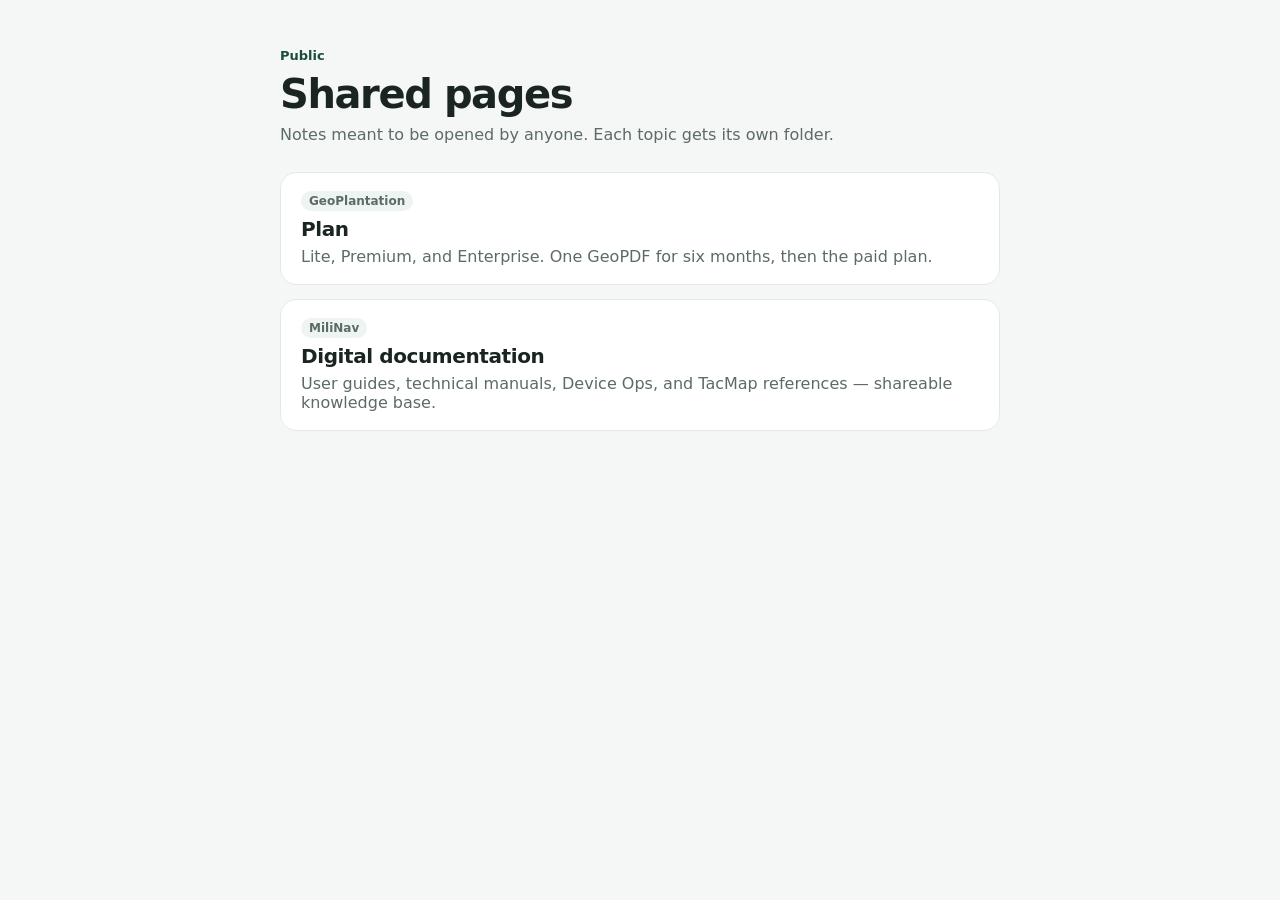
<file: index.html>
<!DOCTYPE html>
<html lang="en">
<head>
  <meta charset="utf-8">
  <meta name="viewport" content="width=device-width, initial-scale=1">
  <title>Public shares</title>
  <meta name="description" content="Public pages for sharing. GeoPlantation plan proposal and later notes live here.">
  <style>
    :root {
      --bg: #f5f7f6;
      --ink: #1a2420;
      --muted: #5c6b64;
      --line: #e3eae6;
      --paper: #ffffff;
      --green: #1f5c45;
      --green-dark: #1a4d3a;
      --green-soft: #eef4f1;
    }
    * { box-sizing: border-box; }
    body {
      margin: 0;
      background: var(--bg);
      color: var(--ink);
      font-family: ui-sans-serif, system-ui, -apple-system, "Segoe UI", sans-serif;
    }
    .wrap { width: min(720px, calc(100% - 32px)); margin: 0 auto; padding: 48px 0 72px; }
    .eyebrow {
      margin: 0 0 8px;
      color: var(--green-dark);
      font-size: 13px;
      font-weight: 700;
    }
    h1 {
      margin: 0 0 8px;
      font-size: clamp(32px, 5vw, 40px);
      font-weight: 720;
      letter-spacing: -0.035em;
    }
    .lede { margin: 0 0 28px; color: var(--muted); }
    a.card {
      display: grid;
      gap: 6px;
      padding: 18px 20px;
      border: 1px solid var(--line);
      border-radius: 16px;
      background: var(--paper);
      color: inherit;
      text-decoration: none;
    }
    a.card:hover { border-color: #b7e4cd; }
    a.card strong { font-size: 1.25rem; letter-spacing: -0.02em; }
    a.card span { color: var(--muted); }
    .tag {
      justify-self: start;
      padding: 3px 8px;
      border-radius: 999px;
      background: var(--green-soft);
      color: var(--green-dark);
      font-size: 12px;
      font-weight: 700;
    }
  </style>
</head>
<body>
  <div class="wrap">
    <p class="eyebrow">Public</p>
    <h1>Shared pages</h1>
    <p class="lede">Notes meant to be opened by anyone. Each topic gets its own folder.</p>
    <a class="card" href="geoplantation/plan/index.html">
      <span class="tag">GeoPlantation</span>
      <strong>Plan</strong>
      <span>Lite, Premium, and Enterprise. One GeoPDF for six months, then the paid plan.</span>
    </a>
    <a class="card" href="milinav/" style="margin-top:14px">
      <span class="tag">MiliNav</span>
      <strong>Digital documentation</strong>
      <span>User guides, technical manuals, Device Ops, and TacMap references — shareable knowledge base.</span>
    </a>
  </div>
</body>
</html>
</file>
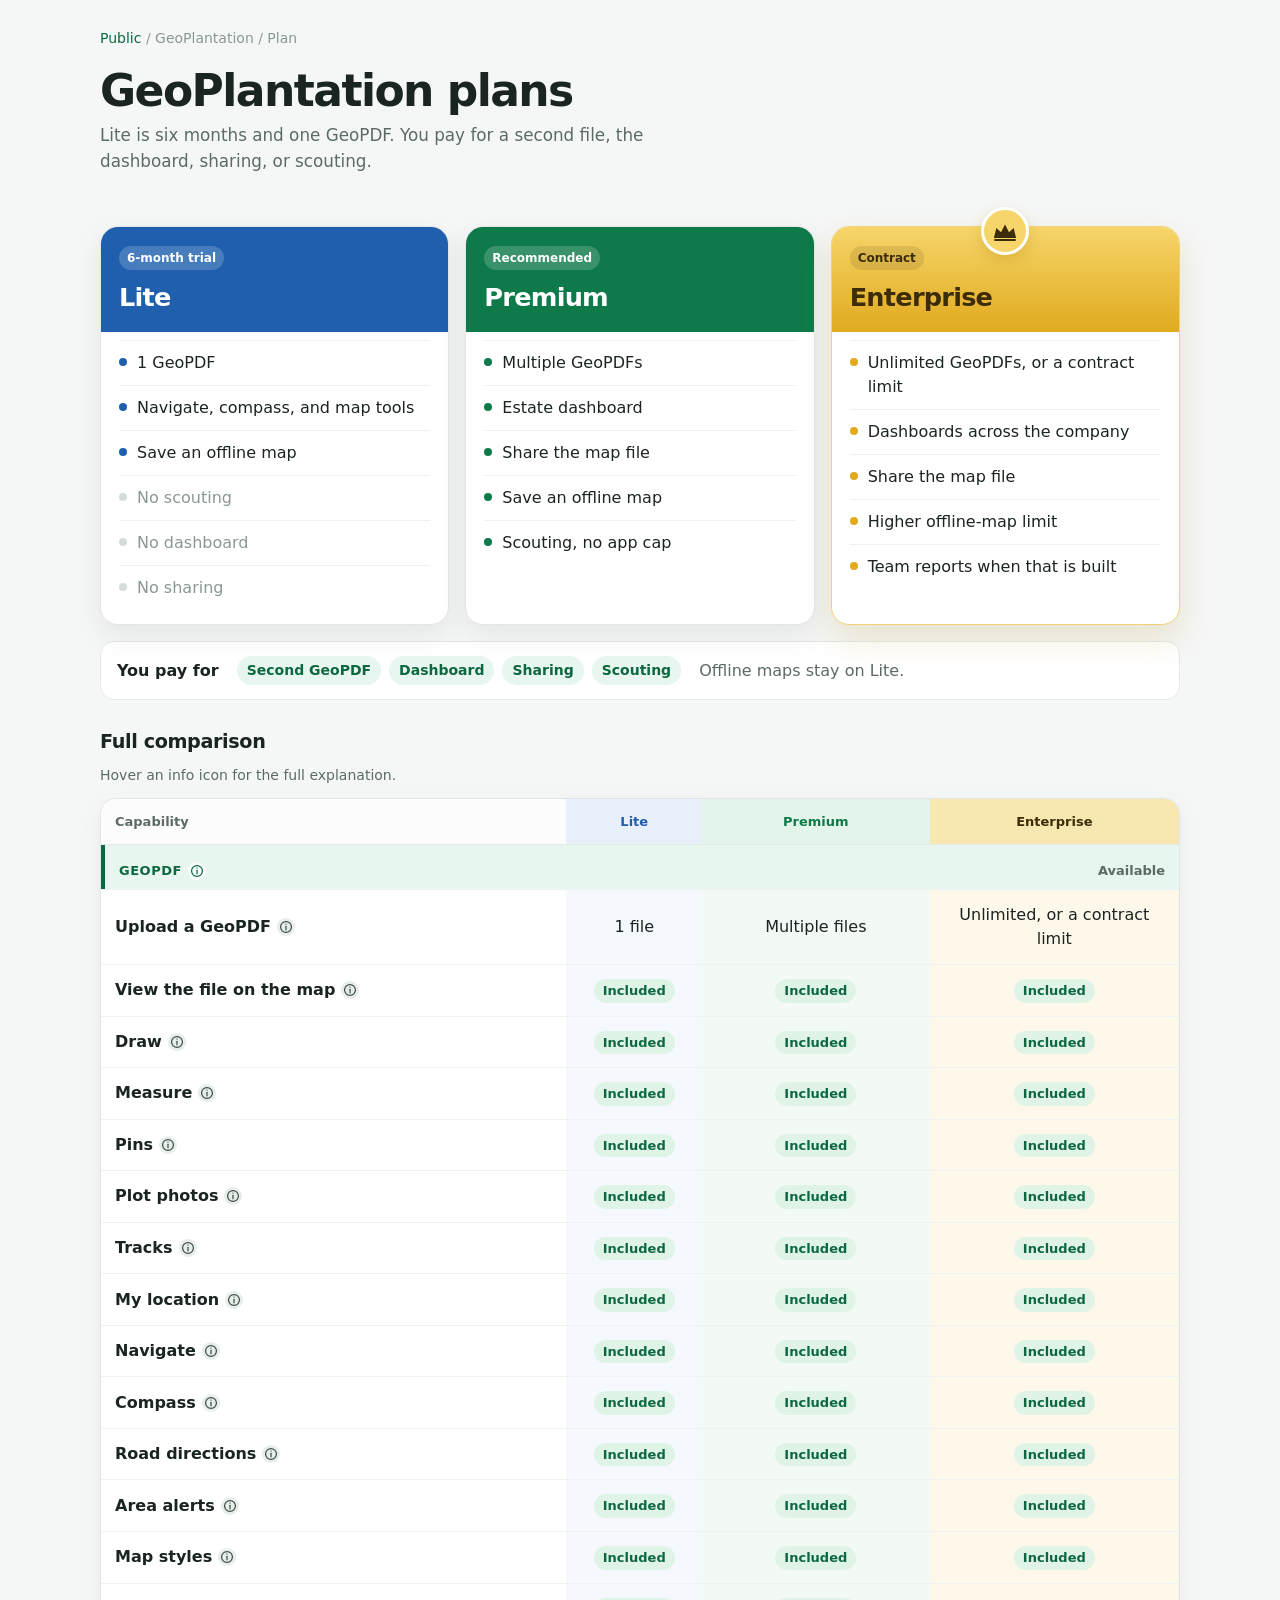
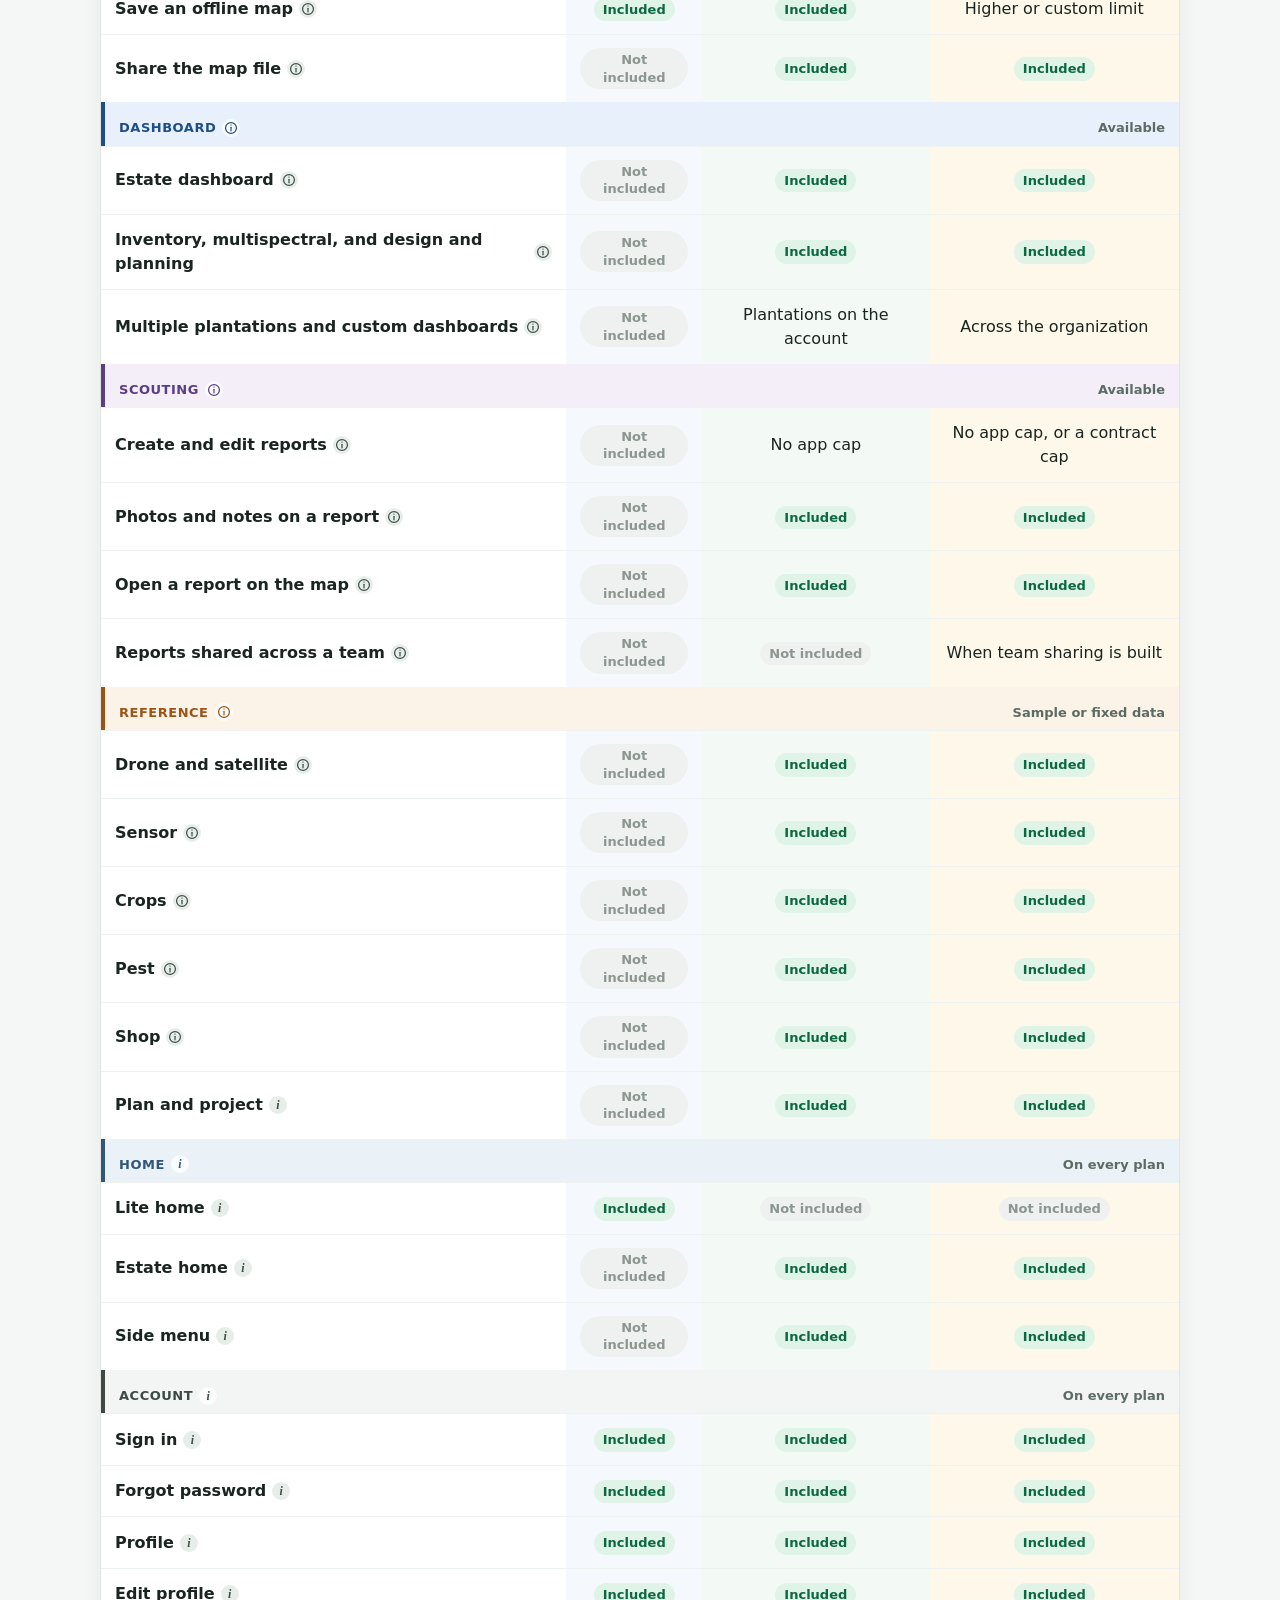
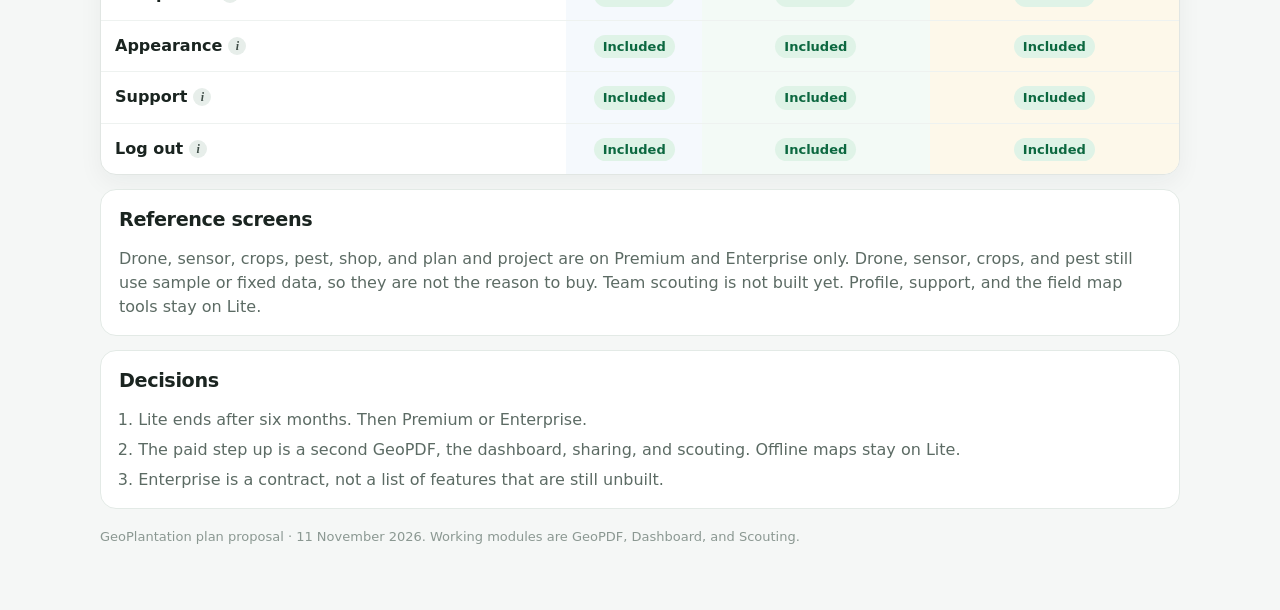
<file: geoplantation/plan/index.html>
<!DOCTYPE html>
<html lang="en">
<head>
  <meta charset="utf-8">
  <meta name="viewport" content="width=device-width, initial-scale=1">
  <title>GeoPlantation plans — Lite, Premium, and Enterprise</title>
  <meta name="description" content="GeoPlantation plan proposal. Lite is a six-month trial on one GeoPDF. Premium is the individual plan. Enterprise is the company contract.">
  <style>
    :root {
      --bg: #f5f7f6;
      --ink: #1a2420;
      --muted: #5c6b64;
      --faint: #8b9892;
      --line: #e3eae6;
      --paper: #ffffff;
      --green: #0e7a49;
      --green-dark: #0c6840;
      --green-soft: #e7f6ee;
      --blue: #1d4e89;
      --purple: #5a3d82;
      --orange: #9a5416;
      --lite: #1f5fae;
      --premium: #0e7a49;
      --enterprise: #e0aa1e;
      --enterprise-ink: #3d2c08;
    }
    * { box-sizing: border-box; }
    body {
      margin: 0;
      background: var(--bg);
      color: var(--ink);
      font-family: ui-sans-serif, system-ui, -apple-system, "Segoe UI", sans-serif;
      font-size: 16px;
      line-height: 1.5;
    }
    a { color: inherit; }
    .wrap { width: min(1080px, calc(100% - 32px)); margin: 0 auto; }
    .top { padding: 28px 0 8px; }
    .crumb { margin: 0 0 18px; color: var(--faint); font-size: 14px; }
    .crumb a { color: var(--green-dark); text-decoration: none; }
    .crumb a:hover { text-decoration: underline; }
    h1 {
      margin: 0 0 8px;
      font-size: clamp(32px, 5vw, 44px);
      font-weight: 720;
      letter-spacing: -0.035em;
      line-height: 1.1;
    }
    .lede { margin: 0; max-width: 40rem; color: var(--muted); font-size: 1.05rem; }
    main { padding: 22px 0 64px; }
    .plans { display: grid; grid-template-columns: repeat(3, 1fr); gap: 16px; margin-bottom: 16px; padding-top: 22px; align-items: stretch; }
    .plan {
      position: relative;
      display: flex;
      flex-direction: column;
      overflow: hidden;
      padding: 0;
      border: 1px solid #e3e6e4;
      border-radius: 18px;
      background: var(--paper);
      box-shadow: 0 10px 28px rgba(24, 36, 32, 0.08);
    }
    .plan-head { padding: 18px 18px 16px; color: #fff; }
    .plan.lite .plan-head { background: var(--lite); }
    .plan.premium .plan-head { background: var(--premium); }
    .plan.enterprise {
      overflow: visible;
      border-color: #efd27a;
      box-shadow: 0 14px 32px rgba(176, 132, 18, 0.18);
    }
    .plan.enterprise .plan-head {
      border-radius: 17px 17px 0 0;
      background: linear-gradient(180deg, #f6d56a, var(--enterprise));
      color: var(--enterprise-ink);
    }
    .crown {
      position: absolute;
      top: -20px;
      left: 50%;
      transform: translateX(-50%);
      width: 48px;
      height: 48px;
      display: grid;
      place-items: center;
      border: 3px solid #fff;
      border-radius: 50%;
      background: #f6d56a;
      color: var(--enterprise-ink);
      box-shadow: 0 6px 14px rgba(176, 132, 18, 0.28);
    }
    .crown svg { width: 28px; height: 20px; display: block; }
    .badge {
      display: inline-block;
      margin: 0 0 8px;
      padding: 3px 8px;
      border-radius: 999px;
      background: rgba(255, 255, 255, 0.18);
      color: #fff;
      font-size: 12px;
      font-weight: 700;
    }
    .plan.enterprise .badge { background: rgba(61, 44, 8, 0.12); color: var(--enterprise-ink); }
    .plan h2 { margin: 0; color: #fff; font-size: 1.6rem; font-weight: 750; letter-spacing: -0.03em; }
    .plan.enterprise h2 { color: var(--enterprise-ink); }
    .plan ul { margin: 0; padding: 8px 18px 14px; list-style: none; }
    .plan li {
      display: flex;
      gap: 10px;
      align-items: flex-start;
      margin: 0;
      padding: 10px 0;
      border-top: 1px solid #eef2f0;
      color: var(--ink);
    }
    .plan li::before {
      content: "";
      width: 8px;
      height: 8px;
      margin-top: 7px;
      border-radius: 50%;
      flex: none;
    }
    .plan.lite li::before { background: var(--lite); }
    .plan.premium li::before { background: var(--premium); }
    .plan.enterprise li::before { background: var(--enterprise); }
    .plan li span { color: var(--faint); }
    .plan li.off::before { background: #d5ddd9; }
    .pay {
      display: flex;
      flex-wrap: wrap;
      gap: 8px 18px;
      align-items: center;
      margin-bottom: 28px;
      padding: 14px 16px;
      border-radius: 14px;
      background: var(--paper);
      border: 1px solid var(--line);
      color: var(--muted);
    }
    .pay strong { color: var(--ink); font-weight: 680; }
    .chips { display: flex; flex-wrap: wrap; gap: 8px; }
    .chip {
      padding: 4px 10px;
      border-radius: 999px;
      background: var(--green-soft);
      color: var(--green-dark);
      font-size: 14px;
      font-weight: 680;
    }
    h3 { margin: 0 0 12px; font-size: 1.2rem; letter-spacing: -0.02em; }
    .table-scroll {
      overflow-x: auto;
      border: 1px solid #e1e6e3;
      border-radius: 16px;
      background: var(--paper);
      box-shadow: 0 8px 24px rgba(24, 36, 32, 0.05);
    }
    table { width: 100%; min-width: 760px; border-collapse: separate; border-spacing: 0; }
    th, td { padding: 13px 14px; text-align: center; vertical-align: middle; }
    thead th {
      position: sticky;
      top: 0;
      font-size: 13px;
      font-weight: 750;
      color: var(--muted);
      background: #fbfcfb;
      border-bottom: 1px solid var(--line);
    }
    thead th:first-child, td.feature, .module .name { text-align: left; }
    thead .col-lite { color: var(--lite); background: #e7f0fb; }
    thead .col-premium { color: var(--premium); background: #e3f5eb; }
    thead .col-enterprise { color: var(--enterprise-ink); background: #f8e7b0; }
    tbody tr + tr td { border-top: 1px solid #eef2f0; }
    tbody tr:not(.module) td:nth-child(2) { background: #f5f9fd; }
    tbody tr:not(.module) td:nth-child(3) { background: #f3faf6; }
    tbody tr:not(.module) td:nth-child(4) { background: #fdf8ea; }
    .module td {
      padding-top: 16px;
      padding-bottom: 8px;
      border-top: 0;
      font-size: 13px;
      font-weight: 750;
      letter-spacing: 0.04em;
      text-transform: uppercase;
      text-align: left;
    }
    .module .name { border-left: 4px solid currentColor; }
    .module .status { text-align: right; text-transform: none; letter-spacing: 0; color: var(--muted); font-weight: 650; }
    .geopdf { color: var(--green-dark); background: #e7f6ee; }
    .dashboard { color: var(--blue); background: #e8f1fb; }
    .scouting { color: var(--purple); background: #f3eef8; }
    .reference { color: var(--orange); background: #fbf3e8; }
    .home { color: #31567a; background: #eaf2f8; }
    .account { color: #3c4a44; background: #f2f5f3; }
    .info:not(:has(svg))::before {
      content: "i";
      font-family: Georgia, "Iowan Old Style", serif;
      font-size: 12px;
      font-weight: 700;
      font-style: italic;
      line-height: 1;
    }
    td.feature { font-weight: 680; }
    .yes, .no {
      display: inline-block;
      padding: 3px 9px;
      border-radius: 999px;
      font-size: 13px;
      font-weight: 700;
      line-height: 1.35;
    }
    .yes { background: #dff3e7; color: #0c6840; }
    .no { background: #eef1f0; color: #8b9690; }
    .feat { display: inline-flex; align-items: center; gap: 6px; }
    .info {
      width: 18px;
      height: 18px;
      padding: 0;
      border: 0;
      border-radius: 50%;
      background: #e7eeea;
      color: #3e4c46;
      display: inline-grid;
      place-items: center;
      flex: none;
      cursor: help;
    }
    .info svg { width: 14px; height: 14px; display: block; }
    .info:hover, .info:focus-visible { background: #d7e3dd; color: var(--ink); outline: none; }
    .module .info { background: rgba(255, 255, 255, 0.72); color: inherit; }
    .hint { margin: -4px 0 12px; color: var(--muted); font-size: 14px; }
    #feature-tip {
      position: fixed;
      z-index: 30;
      width: min(340px, calc(100vw - 24px));
      margin: 0;
      padding: 12px 14px;
      border-radius: 12px;
      background: #1c2420;
      color: #f4f7f5;
      font-size: 14px;
      font-weight: 450;
      line-height: 1.45;
      box-shadow: 0 12px 32px rgba(20, 28, 24, 0.24);
    }
    #feature-tip[hidden] { display: none; }
    .note, .decisions {
      margin-top: 14px;
      padding: 16px 18px;
      border-radius: 16px;
      background: var(--paper);
      border: 1px solid var(--line);
    }
    .note p, .decisions li { margin: 0; color: var(--muted); }
    .decisions ol { margin: 8px 0 0; padding-left: 1.2rem; }
    .decisions li + li { margin-top: 6px; }
    footer { padding: 18px 0 0; color: var(--faint); font-size: 13px; }
    @media (max-width: 800px) {
      .plans { grid-template-columns: 1fr; }
    }
  </style>
</head>
<body>
  <header class="top">
    <div class="wrap">
      <p class="crumb"><a href="../../index.html">Public</a> / GeoPlantation / Plan</p>
      <h1>GeoPlantation plans</h1>
      <p class="lede">Lite is six months and one GeoPDF. You pay for a second file, the dashboard, sharing, or scouting.</p>
    </div>
  </header>

  <main>
    <div class="wrap">
      <section class="plans" aria-label="Plan names">
        <article class="plan lite">
          <div class="plan-head">
            <p class="badge">6-month trial</p>
            <h2>Lite</h2>
          </div>
          <ul>
            <li>1 GeoPDF</li>
            <li>Navigate, compass, and map tools</li>
            <li>Save an offline map</li>
            <li class="off"><span>No scouting</span></li>
            <li class="off"><span>No dashboard</span></li>
            <li class="off"><span>No sharing</span></li>
          </ul>
        </article>
        <article class="plan premium">
          <div class="plan-head">
            <p class="badge">Recommended</p>
            <h2>Premium</h2>
          </div>
          <ul>
            <li>Multiple GeoPDFs</li>
            <li>Estate dashboard</li>
            <li>Share the map file</li>
            <li>Save an offline map</li>
            <li>Scouting, no app cap</li>
          </ul>
        </article>
        <article class="plan enterprise">
          <div class="crown" aria-hidden="true">
            <svg viewBox="0 0 24 18">
              <path fill="currentColor" d="M2 15.2 4.2 6.2 8.4 10.2 12 3.2 15.6 10.2 19.8 6.2 22 15.2z"/>
              <path fill="currentColor" d="M2.4 16.2h19.2v1.8H2.4z"/>
            </svg>
          </div>
          <div class="plan-head">
            <p class="badge">Contract</p>
            <h2>Enterprise</h2>
          </div>
          <ul>
            <li>Unlimited GeoPDFs, or a contract limit</li>
            <li>Dashboards across the company</li>
            <li>Share the map file</li>
            <li>Higher offline-map limit</li>
            <li>Team reports when that is built</li>
          </ul>
        </article>
      </section>

      <p class="pay">
        <strong>You pay for</strong>
        <span class="chips">
          <span class="chip">Second GeoPDF</span>
          <span class="chip">Dashboard</span>
          <span class="chip">Sharing</span>
          <span class="chip">Scouting</span>
        </span>
        Offline maps stay on Lite.
      </p>

      <h3>Full comparison</h3>
      <p class="hint">Hover an info icon for the full explanation.</p>
      <div class="table-scroll">
        <table>
          <thead>
            <tr>
              <th>Capability</th>
              <th class="col-lite">Lite</th>
              <th class="col-premium recommended">Premium</th>
              <th class="col-enterprise">Enterprise</th>
            </tr>
          </thead>
          <tbody>
            <tr class="module geopdf"><td class="name" colspan="3"><span class="feat">GeoPDF <button type="button" class="info" aria-label="About GeoPDF" data-tip="A GeoPDF is a map PDF placed on the phone map, so the estate boundary sits on the satellite image. This is the file a field visit is built around."><svg viewBox="0 0 16 16" aria-hidden="true"><circle cx="8" cy="8" r="6.2" fill="none" stroke="currentColor" stroke-width="1.4"/><path d="M8 7.2v4" stroke="currentColor" stroke-width="1.4" stroke-linecap="round"/><circle cx="8" cy="4.7" r="0.8" fill="currentColor"/></svg></button></span></td><td class="status">Available</td></tr>
            <tr><td class="feature"><span class="feat">Upload a GeoPDF <button type="button" class="info" aria-label="About uploading a GeoPDF" data-tip="Bring one estate file into the app. Lite holds a single GeoPDF. A second file needs Premium or Enterprise. Enterprise is unlimited, or limited by the contract."><svg viewBox="0 0 16 16" aria-hidden="true"><circle cx="8" cy="8" r="6.2" fill="none" stroke="currentColor" stroke-width="1.4"/><path d="M8 7.2v4" stroke="currentColor" stroke-width="1.4" stroke-linecap="round"/><circle cx="8" cy="4.7" r="0.8" fill="currentColor"/></svg></button></span></td><td>1 file</td><td>Multiple files</td><td>Unlimited, or a contract limit</td></tr>
            <tr><td class="feature"><span class="feat">View the file on the map <button type="button" class="info" aria-label="About viewing a GeoPDF" data-tip="Open the GeoPDF on the map and pan and zoom around it. On every plan this works for the files that plan allows."><svg viewBox="0 0 16 16" aria-hidden="true"><circle cx="8" cy="8" r="6.2" fill="none" stroke="currentColor" stroke-width="1.4"/><path d="M8 7.2v4" stroke="currentColor" stroke-width="1.4" stroke-linecap="round"/><circle cx="8" cy="4.7" r="0.8" fill="currentColor"/></svg></button></span></td><td><span class="yes">Included</span></td><td><span class="yes">Included</span></td><td><span class="yes">Included</span></td></tr>
            <tr><td class="feature"><span class="feat">Draw <button type="button" class="info" aria-label="About draw" data-tip="Outline a field block on the map, then undo or save it. On Lite this stays with the one GeoPDF."><svg viewBox="0 0 16 16" aria-hidden="true"><circle cx="8" cy="8" r="6.2" fill="none" stroke="currentColor" stroke-width="1.4"/><path d="M8 7.2v4" stroke="currentColor" stroke-width="1.4" stroke-linecap="round"/><circle cx="8" cy="4.7" r="0.8" fill="currentColor"/></svg></button></span></td><td><span class="yes">Included</span></td><td><span class="yes">Included</span></td><td><span class="yes">Included</span></td></tr>
            <tr><td class="feature"><span class="feat">Measure <button type="button" class="info" aria-label="About measure" data-tip="Measure a distance, a field area, or a circle on the map. On Lite this stays with the one GeoPDF."><svg viewBox="0 0 16 16" aria-hidden="true"><circle cx="8" cy="8" r="6.2" fill="none" stroke="currentColor" stroke-width="1.4"/><path d="M8 7.2v4" stroke="currentColor" stroke-width="1.4" stroke-linecap="round"/><circle cx="8" cy="4.7" r="0.8" fill="currentColor"/></svg></button></span></td><td><span class="yes">Included</span></td><td><span class="yes">Included</span></td><td><span class="yes">Included</span></td></tr>
            <tr><td class="feature"><span class="feat">Pins <button type="button" class="info" aria-label="About pins" data-tip="Long-press the map to drop a pin. You can move it, change its color, and navigate to it later."><svg viewBox="0 0 16 16" aria-hidden="true"><circle cx="8" cy="8" r="6.2" fill="none" stroke="currentColor" stroke-width="1.4"/><path d="M8 7.2v4" stroke="currentColor" stroke-width="1.4" stroke-linecap="round"/><circle cx="8" cy="4.7" r="0.8" fill="currentColor"/></svg></button></span></td><td><span class="yes">Included</span></td><td><span class="yes">Included</span></td><td><span class="yes">Included</span></td></tr>
            <tr><td class="feature"><span class="feat">Plot photos <button type="button" class="info" aria-label="About plot photos" data-tip="Place photos on the map by dropping a point, using your current location, or importing a photo that already has a location."><svg viewBox="0 0 16 16" aria-hidden="true"><circle cx="8" cy="8" r="6.2" fill="none" stroke="currentColor" stroke-width="1.4"/><path d="M8 7.2v4" stroke="currentColor" stroke-width="1.4" stroke-linecap="round"/><circle cx="8" cy="4.7" r="0.8" fill="currentColor"/></svg></button></span></td><td><span class="yes">Included</span></td><td><span class="yes">Included</span></td><td><span class="yes">Included</span></td></tr>
            <tr><td class="feature"><span class="feat">Tracks <button type="button" class="info" aria-label="About tracks" data-tip="Record a path by walking with GPS, or draw the path by tapping points. You can pause, save, and open the path again later."><svg viewBox="0 0 16 16" aria-hidden="true"><circle cx="8" cy="8" r="6.2" fill="none" stroke="currentColor" stroke-width="1.4"/><path d="M8 7.2v4" stroke="currentColor" stroke-width="1.4" stroke-linecap="round"/><circle cx="8" cy="4.7" r="0.8" fill="currentColor"/></svg></button></span></td><td><span class="yes">Included</span></td><td><span class="yes">Included</span></td><td><span class="yes">Included</span></td></tr>
            <tr><td class="feature"><span class="feat">My location <button type="button" class="info" aria-label="About my location" data-tip="Center the map on the phone GPS position, so the visit starts from where the person is standing."><svg viewBox="0 0 16 16" aria-hidden="true"><circle cx="8" cy="8" r="6.2" fill="none" stroke="currentColor" stroke-width="1.4"/><path d="M8 7.2v4" stroke="currentColor" stroke-width="1.4" stroke-linecap="round"/><circle cx="8" cy="4.7" r="0.8" fill="currentColor"/></svg></button></span></td><td><span class="yes">Included</span></td><td><span class="yes">Included</span></td><td><span class="yes">Included</span></td></tr>
            <tr><td class="feature"><span class="feat">Navigate <button type="button" class="info" aria-label="About navigate" data-tip="Go To a pin, a typed coordinate, or a point dropped on the map. The app shows the distance left and the direction to head. The screen can stay on during the walk."><svg viewBox="0 0 16 16" aria-hidden="true"><circle cx="8" cy="8" r="6.2" fill="none" stroke="currentColor" stroke-width="1.4"/><path d="M8 7.2v4" stroke="currentColor" stroke-width="1.4" stroke-linecap="round"/><circle cx="8" cy="4.7" r="0.8" fill="currentColor"/></svg></button></span></td><td><span class="yes">Included</span></td><td><span class="yes">Included</span></td><td><span class="yes">Included</span></td></tr>
            <tr><td class="feature"><span class="feat">Compass <button type="button" class="info" aria-label="About compass" data-tip="During navigation the phone compass shows which way to face. It can sit on the map or open larger. If the heading is unreliable, the app asks for the compass to be calibrated."><svg viewBox="0 0 16 16" aria-hidden="true"><circle cx="8" cy="8" r="6.2" fill="none" stroke="currentColor" stroke-width="1.4"/><path d="M8 7.2v4" stroke="currentColor" stroke-width="1.4" stroke-linecap="round"/><circle cx="8" cy="4.7" r="0.8" fill="currentColor"/></svg></button></span></td><td><span class="yes">Included</span></td><td><span class="yes">Included</span></td><td><span class="yes">Included</span></td></tr>
            <tr><td class="feature"><span class="feat">Road directions <button type="button" class="info" aria-label="About road directions" data-tip="When the phone is online, Navigate can follow a road route on the street map. With no connection, it uses a straight line instead. This is not live traffic."><svg viewBox="0 0 16 16" aria-hidden="true"><circle cx="8" cy="8" r="6.2" fill="none" stroke="currentColor" stroke-width="1.4"/><path d="M8 7.2v4" stroke="currentColor" stroke-width="1.4" stroke-linecap="round"/><circle cx="8" cy="4.7" r="0.8" fill="currentColor"/></svg></button></span></td><td><span class="yes">Included</span></td><td><span class="yes">Included</span></td><td><span class="yes">Included</span></td></tr>
            <tr><td class="feature"><span class="feat">Area alerts <button type="button" class="info" aria-label="About area alerts" data-tip="After a block is drawn and saved, the phone can warn when someone enters or leaves that block. The check runs on the phone."><svg viewBox="0 0 16 16" aria-hidden="true"><circle cx="8" cy="8" r="6.2" fill="none" stroke="currentColor" stroke-width="1.4"/><path d="M8 7.2v4" stroke="currentColor" stroke-width="1.4" stroke-linecap="round"/><circle cx="8" cy="4.7" r="0.8" fill="currentColor"/></svg></button></span></td><td><span class="yes">Included</span></td><td><span class="yes">Included</span></td><td><span class="yes">Included</span></td></tr>
            <tr><td class="feature"><span class="feat">Map styles <button type="button" class="info" aria-label="About map styles" data-tip="Switch the base map between satellite, streets, topographic, and terrain. Only satellite can be saved for offline use. Streets are for navigation and need a connection."><svg viewBox="0 0 16 16" aria-hidden="true"><circle cx="8" cy="8" r="6.2" fill="none" stroke="currentColor" stroke-width="1.4"/><path d="M8 7.2v4" stroke="currentColor" stroke-width="1.4" stroke-linecap="round"/><circle cx="8" cy="4.7" r="0.8" fill="currentColor"/></svg></button></span></td><td><span class="yes">Included</span></td><td><span class="yes">Included</span></td><td><span class="yes">Included</span></td></tr>
            <tr><td class="feature"><span class="feat">Save an offline map <button type="button" class="info" aria-label="About saving an offline map" data-tip="In Layers, download a box of satellite imagery onto the phone. Streets are not saved. After that, the area still opens when the signal drops. This is included on Lite. Enterprise can set a higher or custom download limit."><svg viewBox="0 0 16 16" aria-hidden="true"><circle cx="8" cy="8" r="6.2" fill="none" stroke="currentColor" stroke-width="1.4"/><path d="M8 7.2v4" stroke="currentColor" stroke-width="1.4" stroke-linecap="round"/><circle cx="8" cy="4.7" r="0.8" fill="currentColor"/></svg></button></span></td><td><span class="yes">Included</span></td><td><span class="yes">Included</span></td><td>Higher or custom limit</td></tr>
            <tr><td class="feature"><span class="feat">Share the map file <button type="button" class="info" aria-label="About sharing a map file" data-tip="Send the map work as a .gpfarm file through the phone share sheet. It is a local file of the drawing and photos, not an upload to a map service. Sharing is not on Lite."><svg viewBox="0 0 16 16" aria-hidden="true"><circle cx="8" cy="8" r="6.2" fill="none" stroke="currentColor" stroke-width="1.4"/><path d="M8 7.2v4" stroke="currentColor" stroke-width="1.4" stroke-linecap="round"/><circle cx="8" cy="4.7" r="0.8" fill="currentColor"/></svg></button></span></td><td><span class="no">Not included</span></td><td><span class="yes">Included</span></td><td><span class="yes">Included</span></td></tr>

            <tr class="module dashboard"><td class="name" colspan="3"><span class="feat">Dashboard <button type="button" class="info" aria-label="About the dashboard" data-tip="Estate numbers and map views for a manager. This is not part of the Lite trial. It is a reason to move to Premium or Enterprise."><svg viewBox="0 0 16 16" aria-hidden="true"><circle cx="8" cy="8" r="6.2" fill="none" stroke="currentColor" stroke-width="1.4"/><path d="M8 7.2v4" stroke="currentColor" stroke-width="1.4" stroke-linecap="round"/><circle cx="8" cy="4.7" r="0.8" fill="currentColor"/></svg></button></span></td><td class="status">Available</td></tr>
            <tr><td class="feature"><span class="feat">Estate dashboard <button type="button" class="info" aria-label="About the estate dashboard" data-tip="One screen for the estate, the overview a manager asks for after a field visit. Not included on Lite."><svg viewBox="0 0 16 16" aria-hidden="true"><circle cx="8" cy="8" r="6.2" fill="none" stroke="currentColor" stroke-width="1.4"/><path d="M8 7.2v4" stroke="currentColor" stroke-width="1.4" stroke-linecap="round"/><circle cx="8" cy="4.7" r="0.8" fill="currentColor"/></svg></button></span></td><td><span class="no">Not included</span></td><td><span class="yes">Included</span></td><td><span class="yes">Included</span></td></tr>
            <tr><td class="feature"><span class="feat">Inventory, multispectral, and design and planning <button type="button" class="info" aria-label="About inventory, multispectral, and design" data-tip="The other dashboard views that sit with the estate dashboard: inventory, multispectral, and design and planning. Not included on Lite."><svg viewBox="0 0 16 16" aria-hidden="true"><circle cx="8" cy="8" r="6.2" fill="none" stroke="currentColor" stroke-width="1.4"/><path d="M8 7.2v4" stroke="currentColor" stroke-width="1.4" stroke-linecap="round"/><circle cx="8" cy="4.7" r="0.8" fill="currentColor"/></svg></button></span></td><td><span class="no">Not included</span></td><td><span class="yes">Included</span></td><td><span class="yes">Included</span></td></tr>
            <tr><td class="feature"><span class="feat">Multiple plantations and custom dashboards <button type="button" class="info" aria-label="About multiple plantations" data-tip="Premium covers the plantations assigned to that account. Enterprise covers dashboards across the organization. Not included on Lite."><svg viewBox="0 0 16 16" aria-hidden="true"><circle cx="8" cy="8" r="6.2" fill="none" stroke="currentColor" stroke-width="1.4"/><path d="M8 7.2v4" stroke="currentColor" stroke-width="1.4" stroke-linecap="round"/><circle cx="8" cy="4.7" r="0.8" fill="currentColor"/></svg></button></span></td><td><span class="no">Not included</span></td><td>Plantations on the account</td><td>Across the organization</td></tr>

            <tr class="module scouting"><td class="name" colspan="3"><span class="feat">Scouting <button type="button" class="info" aria-label="About scouting" data-tip="Field reports written on the phone. Scouting is not included on Lite at all. It starts on Premium."><svg viewBox="0 0 16 16" aria-hidden="true"><circle cx="8" cy="8" r="6.2" fill="none" stroke="currentColor" stroke-width="1.4"/><path d="M8 7.2v4" stroke="currentColor" stroke-width="1.4" stroke-linecap="round"/><circle cx="8" cy="4.7" r="0.8" fill="currentColor"/></svg></button></span></td><td class="status">Available</td></tr>
            <tr><td class="feature"><span class="feat">Create and edit reports <button type="button" class="info" aria-label="About scouting reports" data-tip="Write and change a scouting report. Lite has none. Premium has no cap inside the app. Enterprise has no app cap, unless the contract sets one."><svg viewBox="0 0 16 16" aria-hidden="true"><circle cx="8" cy="8" r="6.2" fill="none" stroke="currentColor" stroke-width="1.4"/><path d="M8 7.2v4" stroke="currentColor" stroke-width="1.4" stroke-linecap="round"/><circle cx="8" cy="4.7" r="0.8" fill="currentColor"/></svg></button></span></td><td><span class="no">Not included</span></td><td>No app cap</td><td>No app cap, or a contract cap</td></tr>
            <tr><td class="feature"><span class="feat">Photos and notes on a report <button type="button" class="info" aria-label="About photos and notes" data-tip="Add photos and written notes to a scouting report. Not included on Lite."><svg viewBox="0 0 16 16" aria-hidden="true"><circle cx="8" cy="8" r="6.2" fill="none" stroke="currentColor" stroke-width="1.4"/><path d="M8 7.2v4" stroke="currentColor" stroke-width="1.4" stroke-linecap="round"/><circle cx="8" cy="4.7" r="0.8" fill="currentColor"/></svg></button></span></td><td><span class="no">Not included</span></td><td><span class="yes">Included</span></td><td><span class="yes">Included</span></td></tr>
            <tr><td class="feature"><span class="feat">Open a report on the map <button type="button" class="info" aria-label="About opening a report on the map" data-tip="Jump from a scouting report to its place on the map. Not included on Lite."><svg viewBox="0 0 16 16" aria-hidden="true"><circle cx="8" cy="8" r="6.2" fill="none" stroke="currentColor" stroke-width="1.4"/><path d="M8 7.2v4" stroke="currentColor" stroke-width="1.4" stroke-linecap="round"/><circle cx="8" cy="4.7" r="0.8" fill="currentColor"/></svg></button></span></td><td><span class="no">Not included</span></td><td><span class="yes">Included</span></td><td><span class="yes">Included</span></td></tr>
            <tr><td class="feature"><span class="feat">Reports shared across a team <button type="button" class="info" aria-label="About team scouting reports" data-tip="Several people seeing the same scouting reports. This is not built yet. It is planned for Enterprise when team sharing exists. It is not on Lite or Premium."><svg viewBox="0 0 16 16" aria-hidden="true"><circle cx="8" cy="8" r="6.2" fill="none" stroke="currentColor" stroke-width="1.4"/><path d="M8 7.2v4" stroke="currentColor" stroke-width="1.4" stroke-linecap="round"/><circle cx="8" cy="4.7" r="0.8" fill="currentColor"/></svg></button></span></td><td><span class="no">Not included</span></td><td><span class="no">Not included</span></td><td>When team sharing is built</td></tr>

            <tr class="module reference"><td class="name" colspan="3"><span class="feat">Reference <button type="button" class="info" aria-label="About reference screens" data-tip="Screens that are in the app but still use sample or fixed data. They are not on Lite, and they are not the reason to buy Premium or Enterprise."><svg viewBox="0 0 16 16" aria-hidden="true"><circle cx="8" cy="8" r="6.2" fill="none" stroke="currentColor" stroke-width="1.4"/><path d="M8 7.2v4" stroke="currentColor" stroke-width="1.4" stroke-linecap="round"/><circle cx="8" cy="4.7" r="0.8" fill="currentColor"/></svg></button></span></td><td class="status">Sample or fixed data</td></tr>
            <tr><td class="feature"><span class="feat">Drone and satellite <button type="button" class="info" aria-label="About drone and satellite" data-tip="A drone and satellite screen that still uses sample images. It is not a live drone feed. Not included on Lite."><svg viewBox="0 0 16 16" aria-hidden="true"><circle cx="8" cy="8" r="6.2" fill="none" stroke="currentColor" stroke-width="1.4"/><path d="M8 7.2v4" stroke="currentColor" stroke-width="1.4" stroke-linecap="round"/><circle cx="8" cy="4.7" r="0.8" fill="currentColor"/></svg></button></span></td><td><span class="no">Not included</span></td><td><span class="yes">Included</span></td><td><span class="yes">Included</span></td></tr>
            <tr><td class="feature"><span class="feat">Sensor <button type="button" class="info" aria-label="About sensor" data-tip="A sensor screen that still uses fixed sample readings, not live sensors in the field. Not included on Lite."><svg viewBox="0 0 16 16" aria-hidden="true"><circle cx="8" cy="8" r="6.2" fill="none" stroke="currentColor" stroke-width="1.4"/><path d="M8 7.2v4" stroke="currentColor" stroke-width="1.4" stroke-linecap="round"/><circle cx="8" cy="4.7" r="0.8" fill="currentColor"/></svg></button></span></td><td><span class="no">Not included</span></td><td><span class="yes">Included</span></td><td><span class="yes">Included</span></td></tr>
            <tr><td class="feature"><span class="feat">Crops <button type="button" class="info" aria-label="About crops" data-tip="A crops screen that is not yet fed by live crop data. Not included on Lite."><svg viewBox="0 0 16 16" aria-hidden="true"><circle cx="8" cy="8" r="6.2" fill="none" stroke="currentColor" stroke-width="1.4"/><path d="M8 7.2v4" stroke="currentColor" stroke-width="1.4" stroke-linecap="round"/><circle cx="8" cy="4.7" r="0.8" fill="currentColor"/></svg></button></span></td><td><span class="no">Not included</span></td><td><span class="yes">Included</span></td><td><span class="yes">Included</span></td></tr>
            <tr><td class="feature"><span class="feat">Pest <button type="button" class="info" aria-label="About pest" data-tip="A pest screen that opens a fixed page and a fixed pest chart, not a live detection service. Not included on Lite."><svg viewBox="0 0 16 16" aria-hidden="true"><circle cx="8" cy="8" r="6.2" fill="none" stroke="currentColor" stroke-width="1.4"/><path d="M8 7.2v4" stroke="currentColor" stroke-width="1.4" stroke-linecap="round"/><circle cx="8" cy="4.7" r="0.8" fill="currentColor"/></svg></button></span></td><td><span class="no">Not included</span></td><td><span class="yes">Included</span></td><td><span class="yes">Included</span></td></tr>
            <tr><td class="feature"><span class="feat">Shop <button type="button" class="info" aria-label="About shop" data-tip="The shop, wallet, and invest screens. They are a separate commerce area, not part of the Lite field trial, and not the reason to choose a field plan."><svg viewBox="0 0 16 16" aria-hidden="true"><circle cx="8" cy="8" r="6.2" fill="none" stroke="currentColor" stroke-width="1.4"/><path d="M8 7.2v4" stroke="currentColor" stroke-width="1.4" stroke-linecap="round"/><circle cx="8" cy="4.7" r="0.8" fill="currentColor"/></svg></button></span></td><td><span class="no">Not included</span></td><td><span class="yes">Included</span></td><td><span class="yes">Included</span></td></tr>
            <tr><td class="feature"><span class="feat">Plan and project <button type="button" class="info" aria-label="About plan and project" data-tip="Shortcuts on the full home to the plan and project screens. They are not on the Lite home, and they are not the field-map reason to buy."></button></span></td><td><span class="no">Not included</span></td><td><span class="yes">Included</span></td><td><span class="yes">Included</span></td></tr>

            <tr class="module home"><td class="name" colspan="3"><span class="feat">Home <button type="button" class="info" aria-label="About home" data-tip="Lite opens a field home: Home, Map, and Profile. Premium and Enterprise open the estate home: Home, Dashboard, and Profile, with the side menu."></button></span></td><td class="status">On every plan</td></tr>
            <tr><td class="feature"><span class="feat">Lite home <button type="button" class="info" aria-label="About the Lite home" data-tip="Shows the active GeoPDF and counts of places, areas, photos, and paths stored on the phone. It also lists place status and an input log for today and earlier. This is the Lite home only."></button></span></td><td><span class="yes">Included</span></td><td><span class="no">Not included</span></td><td><span class="no">Not included</span></td></tr>
            <tr><td class="feature"><span class="feat">Estate home <button type="button" class="info" aria-label="About the estate home" data-tip="The full home: switch plantation, then see overview, plantation details, alerts and tasks, and recent activity. Not on Lite."></button></span></td><td><span class="no">Not included</span></td><td><span class="yes">Included</span></td><td><span class="yes">Included</span></td></tr>
            <tr><td class="feature"><span class="feat">Side menu <button type="button" class="info" aria-label="About the side menu" data-tip="Opens Map View and Dashboard for the selected plantation: inventory mapping, multispectral, and design and planning. Lite has no side menu."></button></span></td><td><span class="no">Not included</span></td><td><span class="yes">Included</span></td><td><span class="yes">Included</span></td></tr>

            <tr class="module account"><td class="name" colspan="3"><span class="feat">Account <button type="button" class="info" aria-label="About account" data-tip="Sign-in, profile, appearance, and support. These stay on Lite, Premium, and Enterprise."></button></span></td><td class="status">On every plan</td></tr>
            <tr><td class="feature"><span class="feat">Sign in <button type="button" class="info" aria-label="About sign in" data-tip="Sign in with the account. The plan on that account decides Lite or the full app. KPF and PASFA accounts do not use Lite."></button></span></td><td><span class="yes">Included</span></td><td><span class="yes">Included</span></td><td><span class="yes">Included</span></td></tr>
            <tr><td class="feature"><span class="feat">Forgot password <button type="button" class="info" aria-label="About forgot password" data-tip="From the sign-in screen, start a password reset."></button></span></td><td><span class="yes">Included</span></td><td><span class="yes">Included</span></td><td><span class="yes">Included</span></td></tr>
            <tr><td class="feature"><span class="feat">Profile <button type="button" class="info" aria-label="About profile" data-tip="Shows the account name, user id, username, email, member since, and last updated. Profile is a tab on every plan."></button></span></td><td><span class="yes">Included</span></td><td><span class="yes">Included</span></td><td><span class="yes">Included</span></td></tr>
            <tr><td class="feature"><span class="feat">Edit profile <button type="button" class="info" aria-label="About edit profile" data-tip="Change first name, last name, username, email, phone, and address."></button></span></td><td><span class="yes">Included</span></td><td><span class="yes">Included</span></td><td><span class="yes">Included</span></td></tr>
            <tr><td class="feature"><span class="feat">Appearance <button type="button" class="info" aria-label="About appearance" data-tip="On Profile, choose Auto, On, or Off for dark mode. The choice stays on the phone."></button></span></td><td><span class="yes">Included</span></td><td><span class="yes">Included</span></td><td><span class="yes">Included</span></td></tr>
            <tr><td class="feature"><span class="feat">Support <button type="button" class="info" aria-label="About support" data-tip="From Profile, send a request: choose a type, write a subject and message, and attach files if needed. Types include a technical issue, account access, data and mapping, plantation tools, how-to help, a feature request, a concern, or a general enquiry. Sending opens the mail app."></button></span></td><td><span class="yes">Included</span></td><td><span class="yes">Included</span></td><td><span class="yes">Included</span></td></tr>
            <tr><td class="feature"><span class="feat">Log out <button type="button" class="info" aria-label="About log out" data-tip="Leave the account from Profile. The phone asks you to confirm."></button></span></td><td><span class="yes">Included</span></td><td><span class="yes">Included</span></td><td><span class="yes">Included</span></td></tr>
          </tbody>
        </table>
      </div>

      <section class="note">
        <h3>Reference screens</h3>
        <p>Drone, sensor, crops, pest, shop, and plan and project are on Premium and Enterprise only. Drone, sensor, crops, and pest still use sample or fixed data, so they are not the reason to buy. Team scouting is not built yet. Profile, support, and the field map tools stay on Lite.</p>
      </section>

      <section class="decisions">
        <h3>Decisions</h3>
        <ol>
          <li>Lite ends after six months. Then Premium or Enterprise.</li>
          <li>The paid step up is a second GeoPDF, the dashboard, sharing, and scouting. Offline maps stay on Lite.</li>
          <li>Enterprise is a contract, not a list of features that are still unbuilt.</li>
        </ol>
      </section>

      <footer>GeoPlantation plan proposal · 11 November 2026. Working modules are GeoPDF, Dashboard, and Scouting.</footer>
    </div>
  </main>
  <p id="feature-tip" role="tooltip" hidden></p>
  <script>
    (function () {
      var tip = document.getElementById("feature-tip");
      var current = null;
      var pinned = false;
      var timer = 0;

      function place() {
        if (!current) return;
        var rect = current.getBoundingClientRect();
        var width = tip.offsetWidth;
        var left = rect.left + rect.width / 2 - width / 2;
        left = Math.max(12, Math.min(left, window.innerWidth - width - 12));
        var top = rect.bottom + 10;
        if (top + tip.offsetHeight > window.innerHeight - 12) {
          top = Math.max(12, rect.top - tip.offsetHeight - 10);
        }
        tip.style.left = left + "px";
        tip.style.top = top + "px";
      }

      function show(button) {
        window.clearTimeout(timer);
        current = button;
        tip.textContent = button.getAttribute("data-tip");
        tip.hidden = false;
        place();
      }

      function hideSoon() {
        if (pinned) return;
        timer = window.setTimeout(function () {
          tip.hidden = true;
          current = null;
        }, 160);
      }

      var table = document.querySelector(".table-scroll");
      table.addEventListener("pointerover", function (event) {
        var button = event.target.closest(".info");
        if (!button || (pinned && current !== button)) return;
        show(button);
      });
      table.addEventListener("pointerout", function (event) {
        if (event.target.closest(".info")) hideSoon();
      });
      table.addEventListener("focusin", function (event) {
        var button = event.target.closest(".info");
        if (button) show(button);
      });
      table.addEventListener("focusout", hideSoon);
      tip.addEventListener("pointerenter", function () { window.clearTimeout(timer); });
      tip.addEventListener("pointerleave", hideSoon);
      document.addEventListener("click", function (event) {
        var button = event.target.closest(".info");
        if (button) {
          event.preventDefault();
          if (pinned && current === button) {
            pinned = false;
            tip.hidden = true;
            current = null;
            return;
          }
          pinned = true;
          show(button);
          return;
        }
        if (!tip.contains(event.target)) {
          pinned = false;
          tip.hidden = true;
          current = null;
        }
      });
      document.addEventListener("keydown", function (event) {
        if (event.key === "Escape") {
          pinned = false;
          tip.hidden = true;
          current = null;
        }
      });
      window.addEventListener("scroll", function () {
        if (current && !tip.hidden) place();
      }, true);
    })();
  </script>
</body>
</html>
</file>
